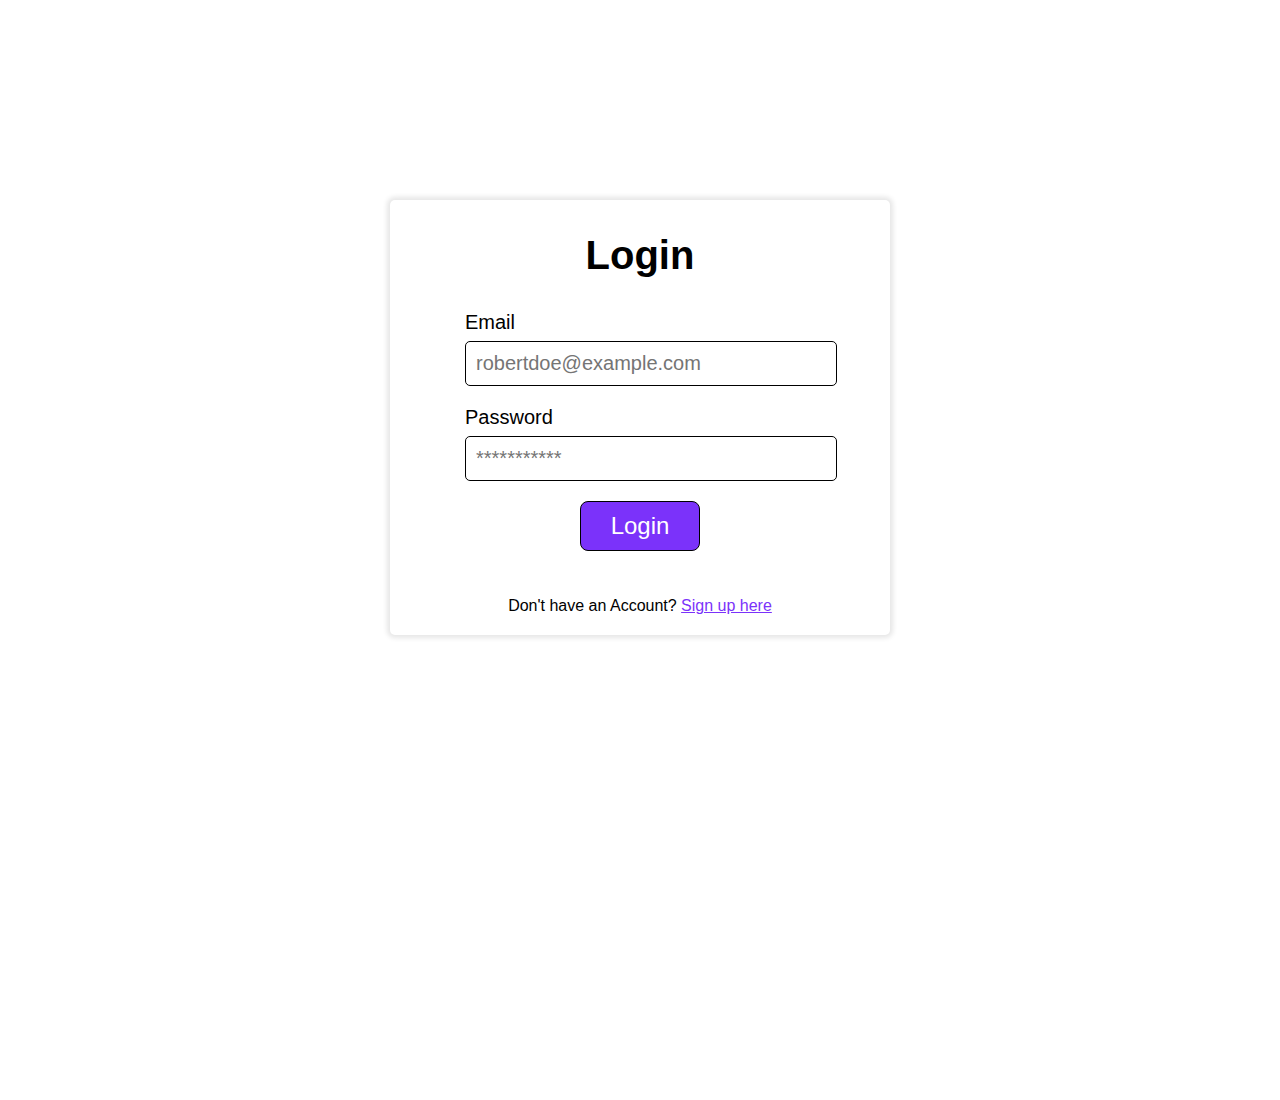
<file: index.html>
<!DOCTYPE html>
<html lang="en">
  <head>
    <meta charset="UTF-8" />
    <meta name="viewport" content="width=device-width, initial-scale=1.0" />
    <title>Login Form</title>
    <link rel="stylesheet" href="/css/login.css" />
  </head>
  <body>
    <!-- Login Container -->
    <div class="main-container">
      <div class="login-container">
        <h2 class="main-header">Login</h2>

        <div class="form-container">
          <label class="email-label">Email</label>
          <input
            class="input-form"
            type="email"
            placeholder="robertdoe@example.com"
            id="email"
            required
          />
        </div>

        <div class="form-container">
          <label class="password-label">Password</label>
          <input
            class="input-form"
            type="password"
            placeholder="***********"
            id="password"
            required
          />
        </div>

        <button class="btn-login" onclick="loginForm()">Login</button>
      </div>
      
      <!-- Create a Register for this one as a practice okay? -->
      <p class="remind-text">
        Don't have an Account?
        <a class="register-link" href="#">Sign up here</a>
      </p>
    </div>

    <script src="/javascript/login.js"></script>
  </body>
</html>
</file>
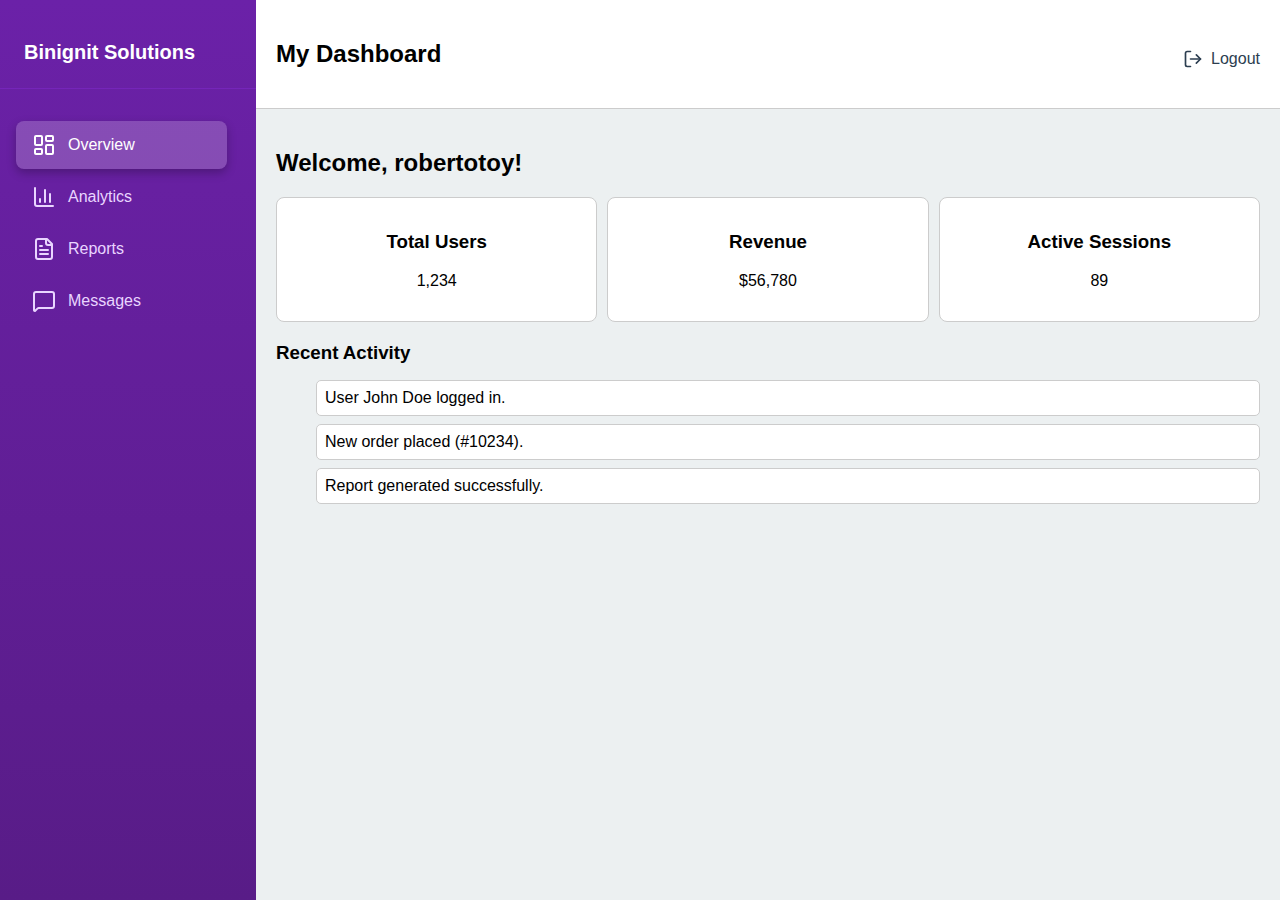
<file: html/dashboard.html>
<!DOCTYPE html>
<html lang="en">
  <head>
    <meta charset="UTF-8" />
    <meta name="viewport" content="width=device-width, initial-scale=1.0" />
    <title>Dashboard</title>
    <link rel="stylesheet" href="/css/dashboard.css" />
  </head>
  <body>
    <div class="dashboard-layout">
      <!-- Sidebar -->
      <aside class="sidebar">
        <h2 class="logo">Binignit Solutions</h2>
        <nav class="side-menu">
          <ul>
            <li>
              <a href="#" class="active">
                <svg
                  xmlns="http://www.w3.org/2000/svg"
                  width="24"
                  height="24"
                  viewBox="0 0 24 24"
                  fill="none"
                  stroke="currentColor"
                  stroke-width="2"
                  stroke-linecap="round"
                  stroke-linejoin="round"
                  class="lucide lucide-layout-dashboard w-5 h-5"
                  aria-hidden="true"
                >
                  <rect width="7" height="9" x="3" y="3" rx="1"></rect>
                  <rect width="7" height="5" x="14" y="3" rx="1"></rect>
                  <rect width="7" height="9" x="14" y="12" rx="1"></rect>
                  <rect width="7" height="5" x="3" y="16" rx="1"></rect>
                </svg>
                Overview
              </a>
            </li>

            <li>
              <a href="#">
                <svg
                  xmlns="http://www.w3.org/2000/svg"
                  width="24"
                  height="24"
                  viewBox="0 0 24 24"
                  fill="none"
                  stroke="currentColor"
                  stroke-width="2"
                  stroke-linecap="round"
                  stroke-linejoin="round"
                  class="lucide lucide-chart-column w-5 h-5"
                  aria-hidden="true"
                >
                  <path d="M3 3v16a2 2 0 0 0 2 2h16"></path>
                  <path d="M18 17V9"></path>
                  <path d="M13 17V5"></path>
                  <path d="M8 17v-3"></path>
                </svg>
                Analytics
              </a>
            </li>

            <li>
              <a href="#">
                <svg
                  xmlns="http://www.w3.org/2000/svg"
                  width="24"
                  height="24"
                  viewBox="0 0 24 24"
                  fill="none"
                  stroke="currentColor"
                  stroke-width="2"
                  stroke-linecap="round"
                  stroke-linejoin="round"
                  class="lucide lucide-file-text w-5 h-5"
                  aria-hidden="true"
                >
                  <path
                    d="M15 2H6a2 2 0 0 0-2 2v16a2 2 0 0 0 2 2h12a2 2 0 0 0 2-2V7Z"
                  ></path>
                  <path d="M14 2v4a2 2 0 0 0 2 2h4"></path>
                  <path d="M10 9H8"></path>
                  <path d="M16 13H8"></path>
                  <path d="M16 17H8"></path>
                </svg>
                Reports
              </a>
            </li>

            <li>
              <a href="#">
                <svg
                  xmlns="http://www.w3.org/2000/svg"
                  width="24"
                  height="24"
                  viewBox="0 0 24 24"
                  fill="none"
                  stroke="currentColor"
                  stroke-width="2"
                  stroke-linecap="round"
                  stroke-linejoin="round"
                  class="lucide lucide-message-square w-5 h-5"
                  aria-hidden="true"
                >
                  <path
                    d="M22 17a2 2 0 0 1-2 2H6.828a2 2 0 0 0-1.414.586l-2.202 2.202A.71.71 0 0 1 2 21.286V5a2 2 0 0 1 2-2h16a2 2 0 0 1 2 2z"
                  ></path>
                </svg>
                Messages
              </a>
            </li>
          </ul>
        </nav>
      </aside>

      <!-- Main Area -->
      <div class="main-area">
        <!-- Header -->
        <header class="navbar">
          <h2>My Dashboard</h2>

          <a class="logout" href="/index.html">
            <svg
              xmlns="http://www.w3.org/2000/svg"
              width="24"
              height="24"
              viewBox="0 0 24 24"
              fill="none"
              stroke="currentColor"
              stroke-width="2"
              stroke-linecap="round"
              stroke-linejoin="round"
              class="lucide lucide-log-out w-4 h-4"
              aria-hidden="true"
            >
              <path d="m16 17 5-5-5-5"></path>
              <path d="M21 12H9"></path>
              <path d="M9 21H5a2 2 0 0 1-2-2V5a2 2 0 0 1 2-2h4"></path>
            </svg>
            Logout
          </a>
        </header>

        <!-- Main Content -->
        <main class="main-content">
          <h2>Welcome, robertotoy!</h2>

          <section class="stats">
            <div class="card">
              <h3>Total Users</h3>
              <p>1,234</p>
            </div>

            <div class="card">
              <h3>Revenue</h3>
              <p>$56,780</p>
            </div>

            <div class="card">
              <h3>Active Sessions</h3>
              <p>89</p>
            </div>
          </section>

          <section class="recent-activity">
            <h3>Recent Activity</h3>
            <ul>
              <li>User John Doe logged in.</li>
              <li>New order placed (#10234).</li>
              <li>Report generated successfully.</li>
            </ul>
          </section>
        </main>
      </div>
    </div>
  </body>
</html>
</file>
<file: css/login.css>
body {
    margin: 0;
    padding: 0;
    height: 100vh;
    font-family: Arial, Helvetica, sans-serif;

}

.main-container{
    width: 500px;
    margin: 200px auto;
    box-shadow: 0 0 5px 3px rgba(0,0,0,0.1);
    border-radius: 5px;
    
}


.login-container {
    display: flex;
    flex-direction: column;
    align-items: center;
    
}


.main-header{
    font-size: 40px;

}

.form-container{
    margin-bottom: 10px;
    width: 70%;

}

.email-label, .password-label{
    display: block;
    font-size: 20px;
    margin-bottom: 7px;

}

.input-form{
    font-size: 20px;
    padding: 10px 10px;
    border-radius: 5px;
    border: 1px solid black;
    width: 100%;
    margin-bottom: 10px;
}

.btn-login{
    background-color: rgb(123, 50, 250);
    color: white;
    padding: 10px 30px;
    font-size: 24px;
    margin-bottom: 30px;
    border-radius: 8px;
    border:1px solid black;
    cursor: pointer;
    transition: 0.15s;
    

}
.btn-login:hover{
    background-color: white;
    color: rgb(123, 50, 250);
    border: 1px solid rgb(123, 50, 250);



}



.remind-text{
    text-align: center; 
    padding-bottom: 20px;

}
.register-link{
    color: rgb(123, 50, 250);

}
</file>
<file: css/dashboard.css>
body {
    font-family: Arial, sans-serif;
    background-color: #f4f4f4;
    margin: 0;
    padding: 0;
}

.dashboard-layout {
    display: flex;
    height: 100vh;

}

/* Sidebar container */
.sidebar {
  width: 16rem; /* 64 in Tailwind (w-64) */
  background: linear-gradient(to bottom, #6b21a8, #581c87); /* from-purple-700 to-purple-900 */
  color: white;
  display: flex;
  flex-direction: column;
  height: 100vh;
}

/* Logo / header section */
.sidebar .logo {
  padding: 1.5rem;
  border-bottom: 1px solid rgba(147, 51, 234, 0.3); /* border-purple-600/30 */
  font-size: 1.25rem;
  font-weight: 600;
}

/* Navigation container */
.side-menu {
  flex: 1;
  padding: 1rem;
}

/* List style reset */
.side-menu ul {
  list-style: none;
  margin: 0;
  padding: 0;
}

/* Menu items */
.side-menu li {
  margin-bottom: 0.25rem;
}

/* Base link style (like text-purple-100 hover:bg-white/10 hover:text-white) */
.side-menu a {
  display: flex;
  align-items: center;
  gap: 0.75rem; /* gap-3 */
  width: 80%;
  padding: 0.75rem 1rem; /* px-4 py-3 */
  border-radius: 0.5rem; /* rounded-lg */
  color: #e9d5ff; /* text-purple-100 */
  text-decoration: none;
  transition: all 0.3s ease;
}

/* Hover effects */
.side-menu a:hover {
  background-color: rgba(255, 255, 255, 0.1);
  color: white;
}

/* Active link (like bg-white/20 text-white shadow-lg) */
.side-menu a.active {
  background-color: rgba(255, 255, 255, 0.2);
  color: white;
  box-shadow: 0 4px 10px rgba(0, 0, 0, 0.25);
}


.main-area {
    flex: 1;
    background-color: #ecf0f1;
}


.navbar {
    background-color: white;
    padding: 20px 20px;
    border-bottom: 1px solid #ccc;
    display: flex;
    justify-content: space-between;


}

.navbar .logo {
    font-size: 18px;
    color: #2c3e50;
}

.navbar ul {
    list-style-type: none;
    display: flex;
    gap: 15px;
}

.navbar a {
    text-decoration: none;
    color: #2c3e50;
    margin-top: 10px;
}

.logout {
  display: flex;
  align-items: center;
  gap: 8px;
  text-decoration: none;
  color: #2c3e50;
}

.logout svg {
  width: 20px;
  height: 20px;
  vertical-align: middle;
}




.main-content {
    padding: 20px;
}

#welcome {
    margin-bottom: 20px;
}


.stats {
    display: flex;
    gap: 10px;
    margin-bottom: 20px;
}

.card {
    flex: 1;
    background-color: white;
    padding: 15px;
    border: 1px solid #ccc;
    text-align: center;
    border-radius: 8px;
    
}


.recent-activity h3 {
    margin-bottom: 10px;
}

.recent-activity ul {
    list-style-type: none;
}

.recent-activity li {
    background-color: white;
    border: 1px solid #ccc;
    margin-bottom: 8px;
    padding: 8px;
    border-radius: 5px;
}
</file>
